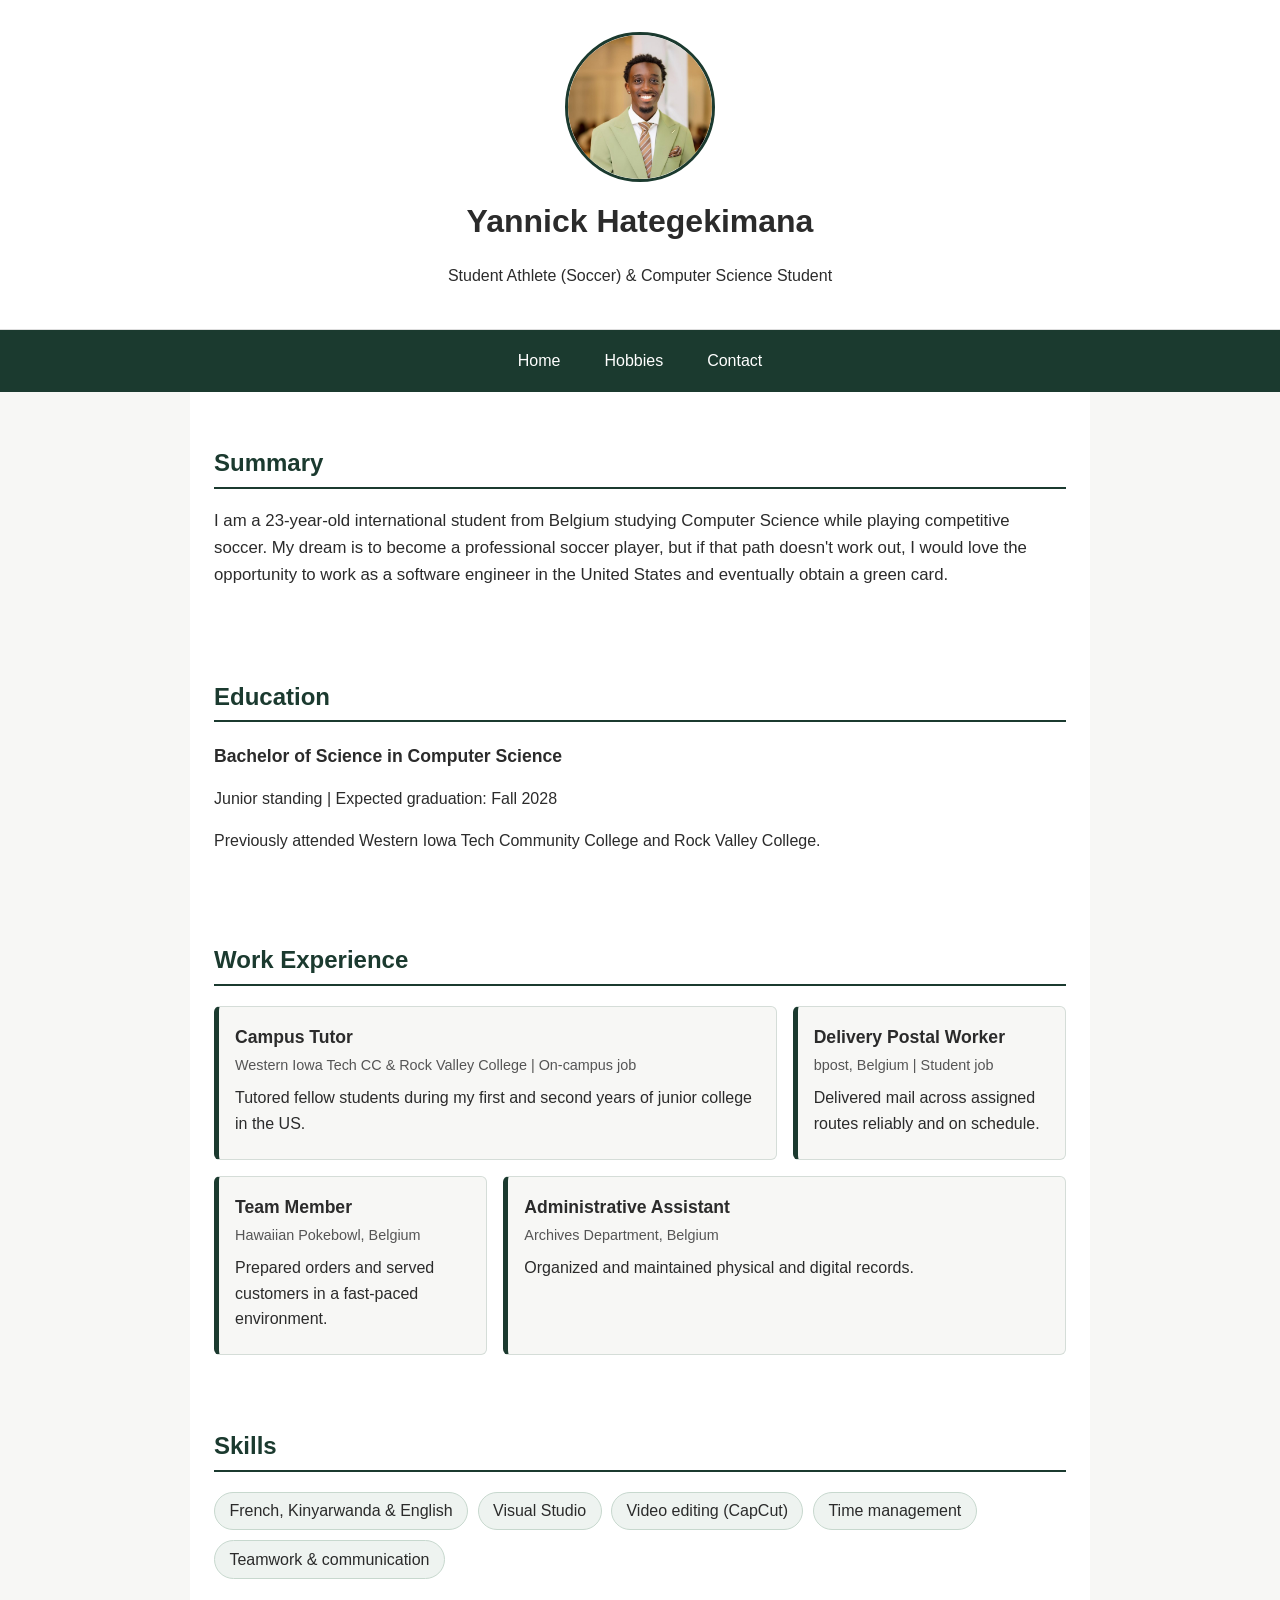
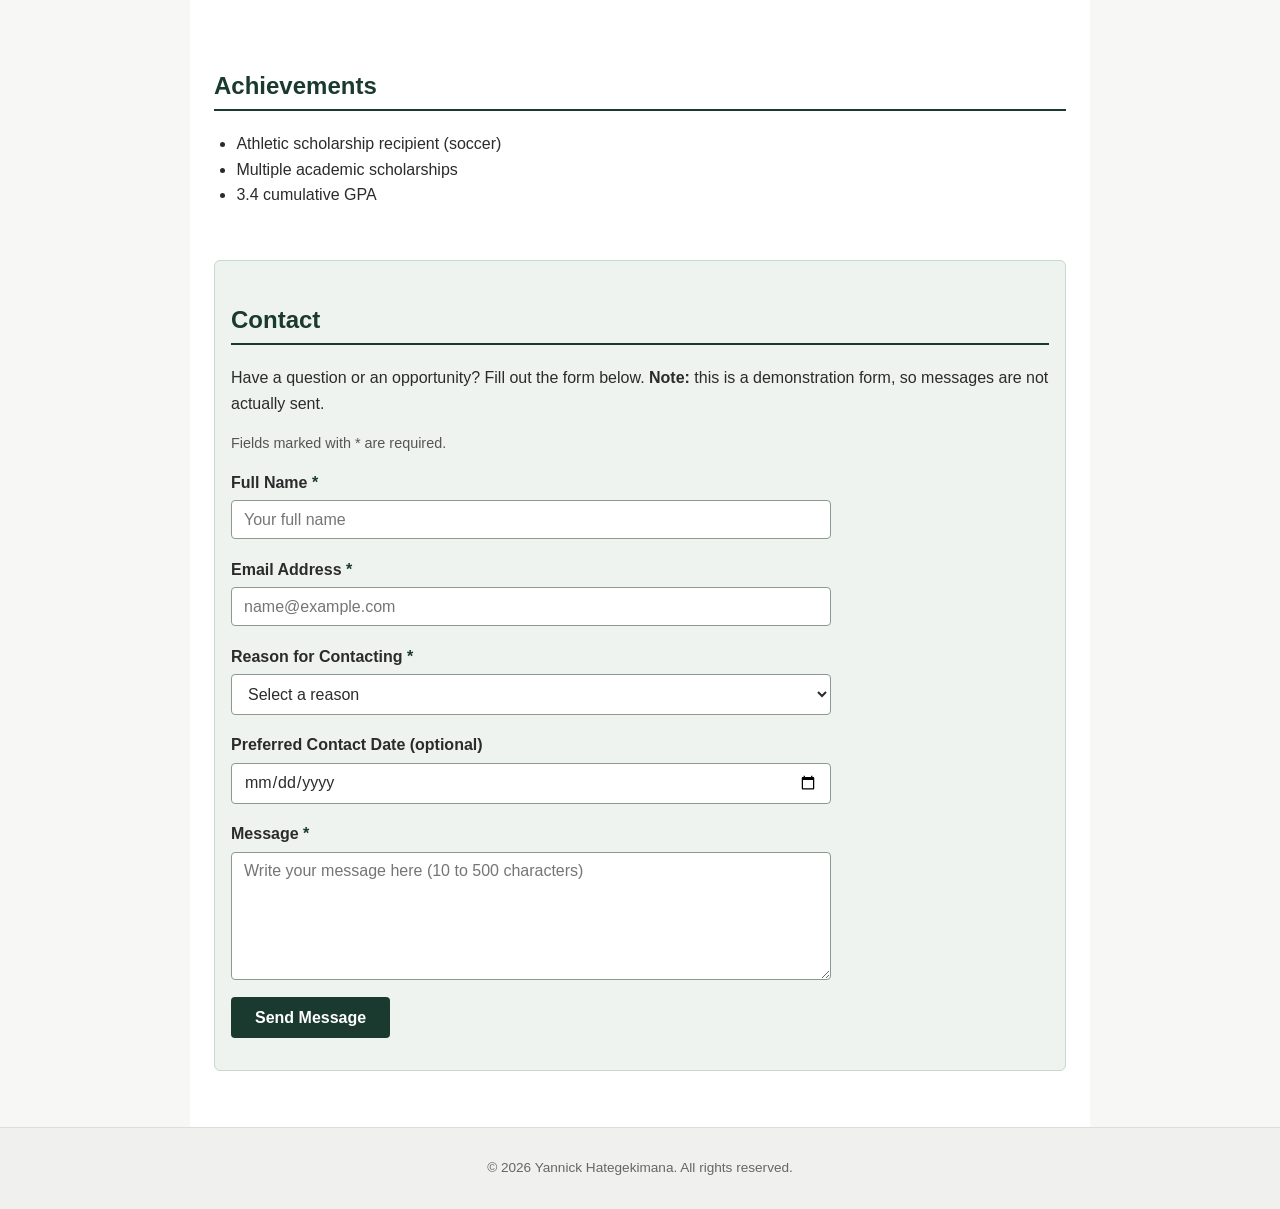
<file: index.html>
<!DOCTYPE html>
<html lang="en">
<head>
  <meta charset="UTF-8">
  <meta name="viewport" content="width=device-width, initial-scale=1.0">
  <title>My Resume</title>
  <link rel="stylesheet" href="style.css">
</head>
<body>

  <header class="site-header">
    <img src="images/profile.jpg" alt="Profile photo of Yannick Hategekimana" class="profile-photo">
    <h1>Yannick Hategekimana</h1>
    <p>Student Athlete (Soccer) &amp; Computer Science Student</p>
  </header>

  <nav class="site-nav">
    <a href="index.html">Home</a>
    <a href="hobbies.html">Hobbies</a>
    <a href="#contact">Contact</a>
  </nav>

  <main>

    <section class="intro">
      <h2>Summary</h2>
      <p>
        I am a 23-year-old international student from Belgium studying Computer Science
        while playing competitive soccer. My dream is to become a professional soccer
        player, but if that path doesn't work out, I would love the opportunity to work
        as a software engineer in the United States and eventually obtain a green card.
      </p>
    </section>

    <section class="education">
      <h2>Education</h2>
      <h3>Bachelor of Science in Computer Science</h3>
      <p>Junior standing | Expected graduation: Fall 2028</p>
      <p>Previously attended Western Iowa Tech Community College and Rock Valley College.</p>
    </section>

    <section class="experience">
      <h2>Work Experience</h2>
      <div class="card-grid">

        <article class="card card-wide">
          <h3>Campus Tutor</h3>
          <p class="meta">Western Iowa Tech CC &amp; Rock Valley College | On-campus job</p>
          <p>Tutored fellow students during my first and second years of junior college in the US.</p>
        </article>

        <article class="card">
          <h3>Delivery Postal Worker</h3>
          <p class="meta">bpost, Belgium | Student job</p>
          <p>Delivered mail across assigned routes reliably and on schedule.</p>
        </article>

        <article class="card">
          <h3>Team Member</h3>
          <p class="meta">Hawaiian Pokebowl, Belgium</p>
          <p>Prepared orders and served customers in a fast-paced environment.</p>
        </article>

        <article class="card card-wide">
          <h3>Administrative Assistant</h3>
          <p class="meta">Archives Department, Belgium</p>
          <p>Organized and maintained physical and digital records.</p>
        </article>

      </div>
    </section>

    <section class="skills">
      <h2>Skills</h2>
      <ul class="skill-list">
        <li>French, Kinyarwanda &amp; English</li>
        <li>Visual Studio</li>
        <li>Video editing (CapCut)</li>
        <li>Time management</li>
        <li>Teamwork &amp; communication</li>
      </ul>
    </section>

    <section class="awards">
      <h2>Achievements</h2>
      <ul>
        <li>Athletic scholarship recipient (soccer)</li>
        <li>Multiple academic scholarships</li>
        <li>3.4 cumulative GPA</li>
      </ul>
    </section>

    <section id="contact">
      <h2>Contact</h2>
      <p>
        Have a question or an opportunity? Fill out the form below.
        <strong>Note:</strong> this is a demonstration form, so messages are not actually sent.
      </p>
      <p class="form-note">Fields marked with * are required.</p>

      <form id="contact-form" class="contact-form" action="#contact" method="get">

        <div class="form-group">
          <label for="fullname">Full Name <span class="required" aria-hidden="true">*</span></label>
          <input type="text" id="fullname" name="fullname" required minlength="2" maxlength="60"
                 autocomplete="name" placeholder="Your full name">
        </div>

        <div class="form-group">
          <label for="email">Email Address <span class="required" aria-hidden="true">*</span></label>
          <input type="email" id="email" name="email" required
                 autocomplete="email" placeholder="name@example.com">
        </div>

        <div class="form-group">
          <label for="reason">Reason for Contacting <span class="required" aria-hidden="true">*</span></label>
          <select id="reason" name="reason" required>
            <option value="">Select a reason</option>
            <option value="soccer">Soccer opportunity</option>
            <option value="job">Internship or job opportunity</option>
            <option value="collaboration">Project collaboration</option>
            <option value="question">General question</option>
          </select>
        </div>

        <div class="form-group">
          <label for="contactdate">Preferred Contact Date (optional)</label>
          <input type="date" id="contactdate" name="contactdate">
        </div>

        <div class="form-group">
          <label for="message">Message <span class="required" aria-hidden="true">*</span></label>
          <textarea id="message" name="message" rows="5" required minlength="10" maxlength="500"
                    placeholder="Write your message here (10 to 500 characters)"></textarea>
        </div>

        <button type="submit" class="btn">Send Message</button>
        <p id="form-status" role="status" aria-live="polite"></p>

      </form>
    </section>

  </main>

  <footer class="site-footer">
    <p>&copy; 2026 Yannick Hategekimana. All rights reserved.</p>
  </footer>

  <script>
    // Demonstration form: runs only after the browser's built-in validation passes.
    // It stops the page from navigating away and shows a message instead.
    var form = document.getElementById("contact-form");
    var statusMessage = document.getElementById("form-status");

    form.addEventListener("submit", function (event) {
      event.preventDefault();
      statusMessage.textContent = "Thank you, " + form.fullname.value +
        "! This is a demonstration form, so your message was not sent.";
      form.reset();
    });
  </script>

</body>
</html>
</file>
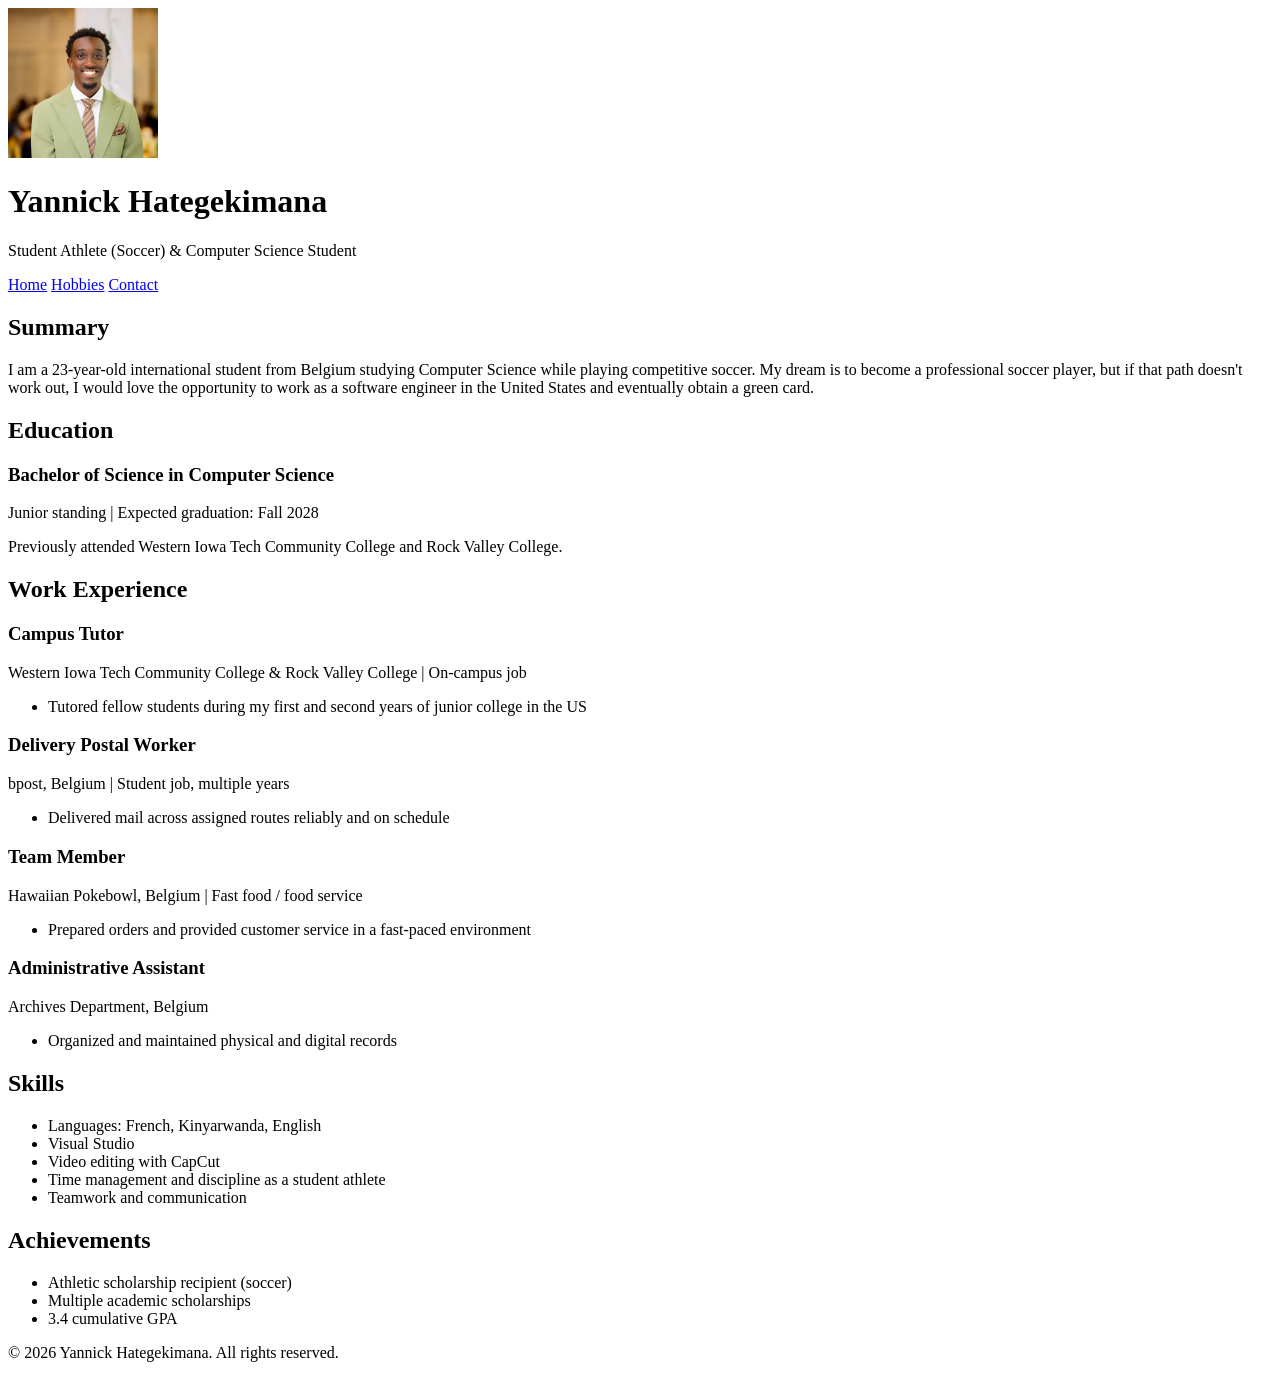
<file: hategekimana-resume/index.html>
<!DOCTYPE html>
<html lang="en">
<head>
  <meta charset="UTF-8">
  <title>My Resume</title>
</head>
<body>

  <header>
    <img src="images/profile.jpg" alt="Profile photo of Yannick Hategekimana" width="150">
    <h1>Yannick Hategekimana</h1>
    <p>Student Athlete (Soccer) &amp; Computer Science Student</p>
  </header>

  <nav>
    <a href="index.html">Home</a>
    <a href="hobbies.html">Hobbies</a>
    <a href="contact.html">Contact</a>
  </nav>

  <main>

    <section>
      <h2>Summary</h2>
      <p>
        I am a 23-year-old international student from Belgium studying Computer Science
        while playing competitive soccer. My dream is to become a professional soccer
        player, but if that path doesn't work out, I would love the opportunity to work
        as a software engineer in the United States and eventually obtain a green card.
      </p>
    </section>

    <section>
      <h2>Education</h2>
      <h3>Bachelor of Science in Computer Science</h3>
      <p>Junior standing | Expected graduation: Fall 2028</p>
      <p>Previously attended Western Iowa Tech Community College and Rock Valley College.</p>
    </section>

    <section>
      <h2>Work Experience</h2>

      <h3>Campus Tutor</h3>
      <p>Western Iowa Tech Community College &amp; Rock Valley College | On-campus job</p>
      <ul>
        <li>Tutored fellow students during my first and second years of junior college in the US</li>
      </ul>

      <h3>Delivery Postal Worker</h3>
      <p>bpost, Belgium | Student job, multiple years</p>
      <ul>
        <li>Delivered mail across assigned routes reliably and on schedule</li>
      </ul>

      <h3>Team Member</h3>
      <p>Hawaiian Pokebowl, Belgium | Fast food / food service</p>
      <ul>
        <li>Prepared orders and provided customer service in a fast-paced environment</li>
      </ul>

      <h3>Administrative Assistant</h3>
      <p>Archives Department, Belgium</p>
      <ul>
        <li>Organized and maintained physical and digital records</li>
      </ul>
    </section>

    <section>
      <h2>Skills</h2>
      <ul>
        <li>Languages: French, Kinyarwanda, English</li>
        <li>Visual Studio</li>
        <li>Video editing with CapCut</li>
        <li>Time management and discipline as a student athlete</li>
        <li>Teamwork and communication</li>
      </ul>
    </section>

    <section>
      <h2>Achievements</h2>
      <ul>
        <li>Athletic scholarship recipient (soccer)</li>
        <li>Multiple academic scholarships</li>
        <li>3.4 cumulative GPA</li>
      </ul>
    </section>

  </main>

  <footer>
    <p>&copy; 2026 Yannick Hategekimana. All rights reserved.</p>
  </footer>

</body>
</html>
</file>
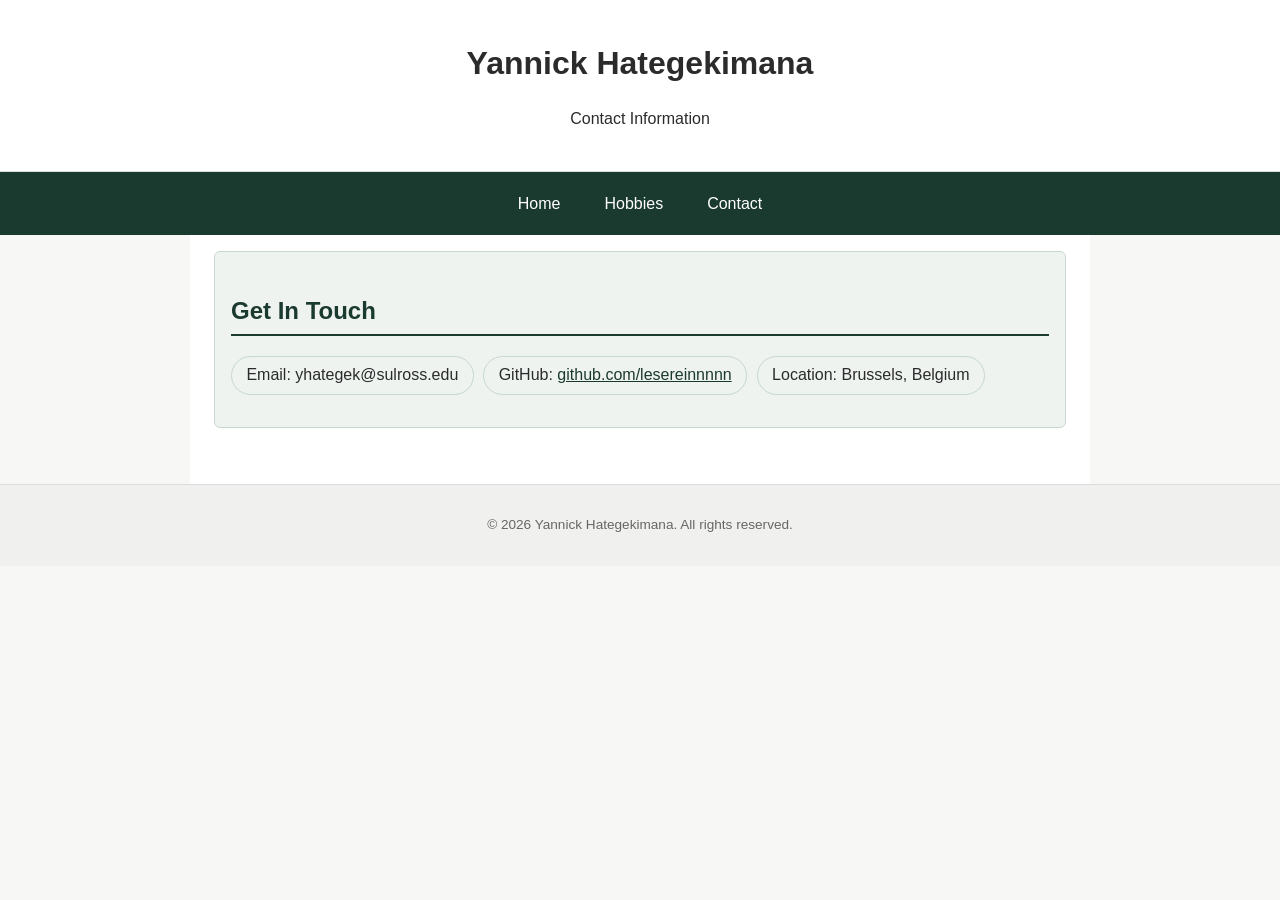
<file: contact.html>
<!DOCTYPE html>
<html lang="en">
<head>
  <meta charset="UTF-8">
  <meta name="viewport" content="width=device-width, initial-scale=1.0">
  <title>Contact Me</title>
  <link rel="stylesheet" href="style.css">
</head>
<body>

  <header class="site-header">
    <h1>Yannick Hategekimana</h1>
    <p>Contact Information</p>
  </header>

  <nav class="site-nav">
    <a href="index.html">Home</a>
    <a href="hobbies.html">Hobbies</a>
    <a href="index.html#contact">Contact</a>
  </nav>

  <main>
    <section id="contact">
      <h2>Get In Touch</h2>
      <ul class="contact-links">
        <li>Email: yhategek@sulross.edu</li>
        <li>GitHub: <a href="https://github.com/lesereinnnnn">github.com/lesereinnnnn</a></li>
        <li>Location: Brussels, Belgium</li>
      </ul>
    </section>
  </main>

  <footer class="site-footer">
    <p>&copy; 2026 Yannick Hategekimana. All rights reserved.</p>
  </footer>

</body>
</html>
</file>
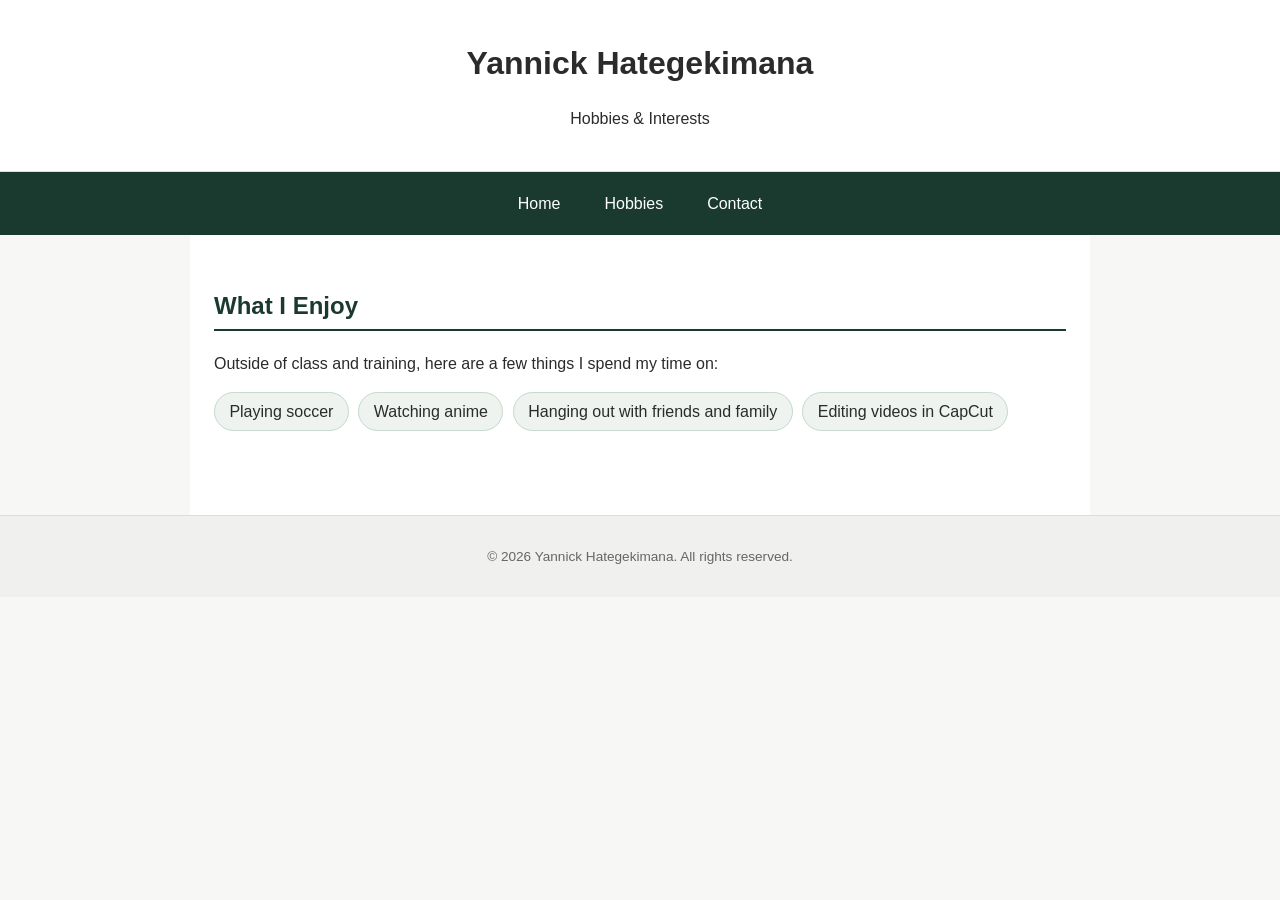
<file: hobbies.html>
<!DOCTYPE html>
<html lang="en">
<head>
  <meta charset="UTF-8">
  <meta name="viewport" content="width=device-width, initial-scale=1.0">
  <title>My Hobbies</title>
  <link rel="stylesheet" href="style.css">
</head>
<body>

  <header class="site-header">
    <h1>Yannick Hategekimana</h1>
    <p>Hobbies &amp; Interests</p>
  </header>

  <nav class="site-nav">
    <a href="index.html">Home</a>
    <a href="hobbies.html">Hobbies</a>
    <a href="index.html#contact">Contact</a>
  </nav>

  <main>
    <section class="hobbies">
      <h2>What I Enjoy</h2>
      <p>Outside of class and training, here are a few things I spend my time on:</p>
      <ul class="skill-list">
        <li>Playing soccer</li>
        <li>Watching anime</li>
        <li>Hanging out with friends and family</li>
        <li>Editing videos in CapCut</li>
      </ul>
    </section>
  </main>

  <footer class="site-footer">
    <p>&copy; 2026 Yannick Hategekimana. All rights reserved.</p>
  </footer>

</body>
</html>
</file>
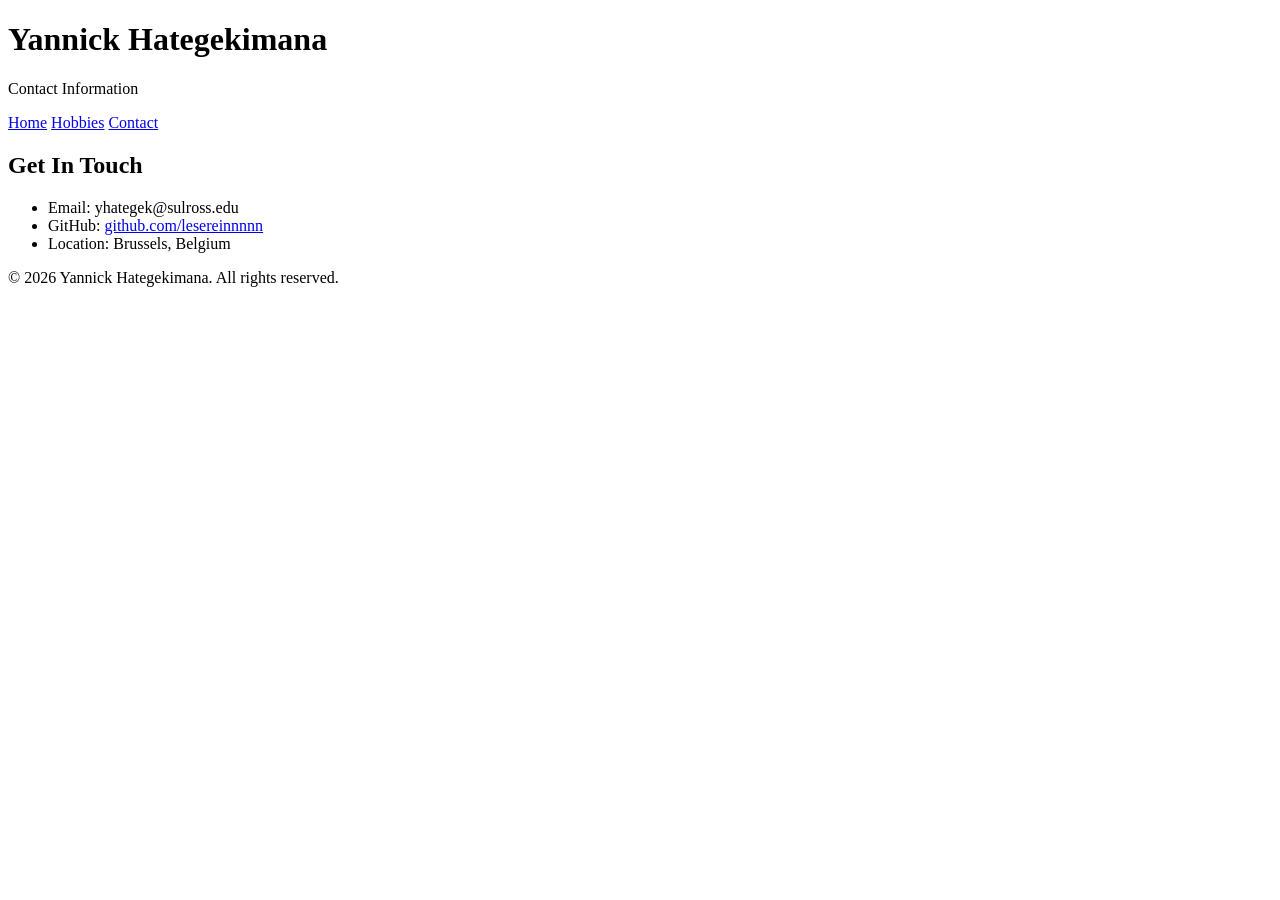
<file: hategekimana-resume/contact.html>
<!DOCTYPE html>
<html lang="en">
<head>
  <meta charset="UTF-8">
  <title>Contact Me</title>
</head>
<body>

  <header>
    <h1>Yannick Hategekimana</h1>
    <p>Contact Information</p>
  </header>

  <nav>
    <a href="index.html">Home</a>
    <a href="hobbies.html">Hobbies</a>
    <a href="contact.html">Contact</a>
  </nav>

  <main>
    <section>
      <h2>Get In Touch</h2>
      <ul>
        <li>Email: yhategek@sulross.edu</li>
        <li>GitHub: <a href="https://github.com/lesereinnnnn">github.com/lesereinnnnn</a></li>
        <li>Location: Brussels, Belgium</li>
      </ul>
    </section>
  </main>

  <footer>
    <p>&copy; 2026 Yannick Hategekimana. All rights reserved.</p>
  </footer>

</body>
</html>
</file>
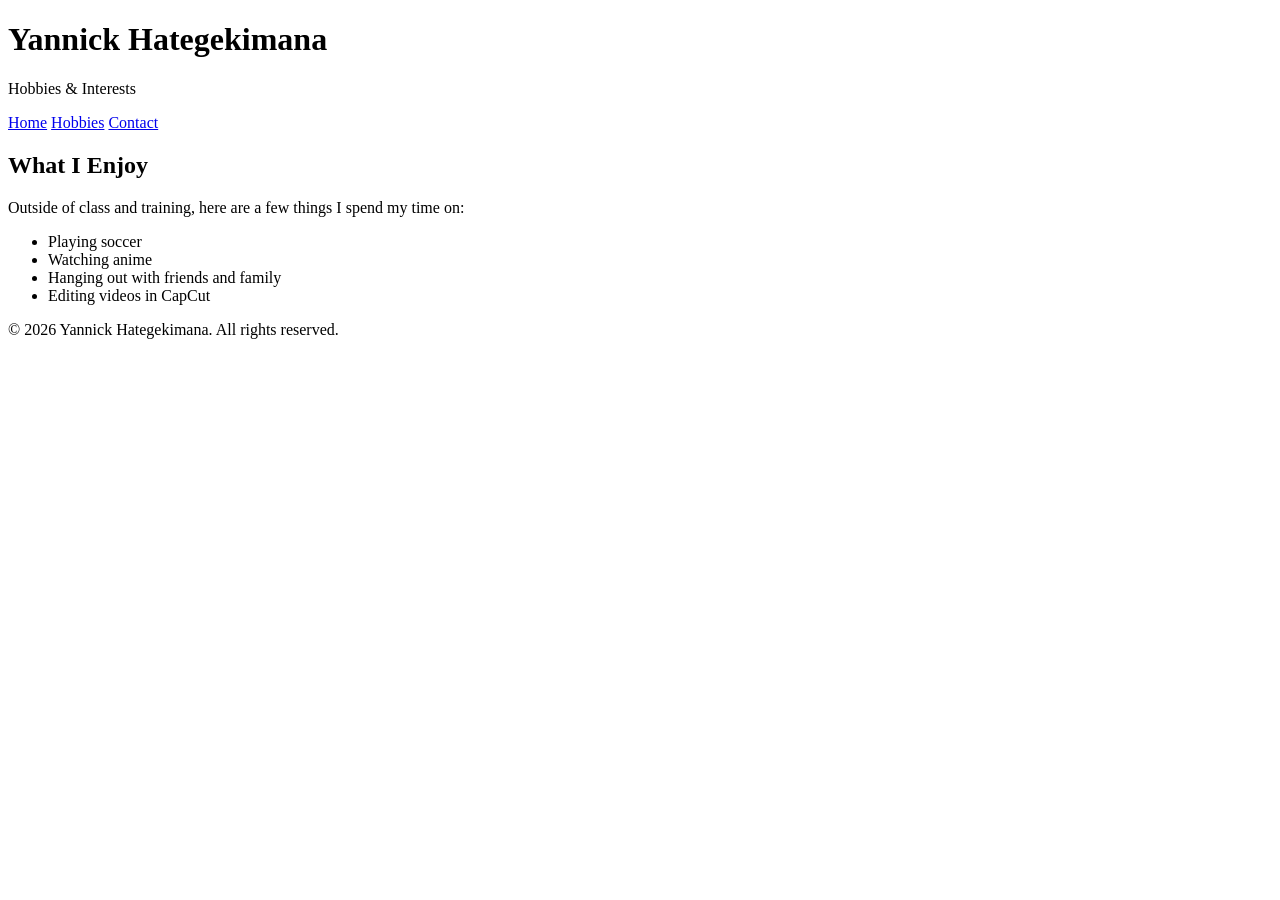
<file: hategekimana-resume/hobbies.html>
<!DOCTYPE html>
<html lang="en">
<head>
  <meta charset="UTF-8">
  <title>My Hobbies</title>
</head>
<body>

  <header>
    <h1>Yannick Hategekimana</h1>
    <p>Hobbies &amp; Interests</p>
  </header>

  <nav>
    <a href="index.html">Home</a>
    <a href="hobbies.html">Hobbies</a>
    <a href="contact.html">Contact</a>
  </nav>

  <main>
    <section>
      <h2>What I Enjoy</h2>
      <p>
        Outside of class and training, here are a few things I spend my time on:
      </p>
      <ul>
        <li>Playing soccer</li>
        <li>Watching anime</li>
        <li>Hanging out with friends and family</li>
        <li>Editing videos in CapCut</li>
      </ul>
    </section>
  </main>

  <footer>
    <p>&copy; 2026 Yannick Hategekimana. All rights reserved.</p>
  </footer>

</body>
</html>
</file>
<file: style.css>
/* =========================================
   BASE STYLES
   ========================================= */
* { box-sizing: border-box; }

body {
  margin: 0;
  font-family: "Segoe UI", Arial, sans-serif;
  color: #2b2b2b;
  background-color: #f7f7f5;
  line-height: 1.6;
}

h1 { font-size: 2rem; margin: 0.4rem 0; }
h2 {
  font-size: 1.5rem;
  color: #1b3a2f;
  border-bottom: 2px solid #1b3a2f;
  padding-bottom: 0.25rem;
  margin-top: 1.5rem;
}
h3 { font-size: 1.1rem; margin: 0 0 0.2rem 0; }
ul { padding-left: 1.4rem; }
a { color: #1b3a2f; }


/* =========================================
   HEADER
   ========================================= */
.site-header {
  text-align: center;
  padding: 2rem 1rem 1.5rem 1rem;
  background-color: #ffffff;
  border-bottom: 1px solid #dddddd;
}

.profile-photo {
  width: 150px;
  height: 150px;
  object-fit: cover;
  border-radius: 50%;
  border: 3px solid #1b3a2f;
}


/* =========================================
   FLEXBOX AREA 1: NAVIGATION
   ========================================= */
.site-nav {
  display: flex;                  /* turns the nav into a flex row */
  justify-content: center;        /* centers links horizontally */
  align-items: center;            /* aligns links vertically */
  flex-wrap: wrap;                /* links wrap instead of overflowing */
  gap: 0.75rem;                   /* even spacing between links */
  background-color: #1b3a2f;
  padding: 0.75rem 1rem;
}

.site-nav a {
  color: #ffffff;
  text-decoration: none;
  padding: 0.4rem 1rem;
  border-radius: 4px;
}
.site-nav a:hover { background-color: #2f5a48; }
.site-nav a:focus { outline: 3px solid #ffd27f; outline-offset: 2px; }


/* =========================================
   MAIN CONTENT
   ========================================= */
main {
  max-width: 900px;
  margin: 0 auto;
  padding: 1rem 1.5rem 2rem 1.5rem;
  background-color: #ffffff;
}

section { margin-bottom: 1.5rem; padding: 0.75rem 0; }
.intro { font-size: 1.05rem; }


/* =========================================
   FLEXBOX AREA 2: SKILLS / HOBBIES / CONTACT ROW
   ========================================= */
.skill-list,
.contact-links {
  display: flex;
  flex-wrap: wrap;                /* chips wrap onto new lines */
  justify-content: flex-start;    /* start-aligned row */
  align-items: center;
  gap: 0.6rem;                    /* spacing between chips */
  list-style: none;
  padding-left: 0;
}

.skill-list li,
.contact-links li {
  background-color: #eef3f0;
  border: 1px solid #c7d8ce;
  border-radius: 20px;
  padding: 0.35rem 0.9rem;
}


/* =========================================
   CSS GRID: WORK EXPERIENCE CARD GALLERY
   ========================================= */
.card-grid {
  display: grid;
  grid-template-columns: repeat(3, 1fr);  /* 3 equal columns */
  grid-auto-rows: minmax(130px, auto);    /* rows at least 130px, grow if needed */
  gap: 1rem;                              /* spacing between cards */
}

.card {
  background-color: #f7f7f5;
  border: 1px solid #d5ddd8;
  border-left: 5px solid #1b3a2f;
  border-radius: 6px;
  padding: 1rem;
}

.card-wide { grid-column: span 2; }       /* wide cards span 2 columns */

.card .meta { font-size: 0.9rem; color: #555555; margin: 0 0 0.5rem 0; }
.card p { margin: 0 0 0.4rem 0; }


/* =========================================
   CONTACT BOX
   ========================================= */
#contact {
  background-color: #eef3f0;
  padding: 1rem;
  border-radius: 6px;
  border: 1px solid #c7d8ce;
}


/* =========================================
   FOOTER
   ========================================= */
.site-footer {
  text-align: center;
  padding: 1rem;
  font-size: 0.85rem;
  color: #666666;
  background-color: #f0f0ee;
  border-top: 1px solid #dddddd;
}


/* =========================================
   CONTACT FORM
   ========================================= */
.form-note { font-size: 0.9rem; color: #555555; }

.contact-form { max-width: 600px; }

.form-group { margin-bottom: 1.1rem; }

.contact-form label {
  display: block;
  font-weight: 600;
  margin-bottom: 0.3rem;
}

.contact-form .required { color: #1b3a2f; }

.contact-form input,
.contact-form select,
.contact-form textarea {
  display: block;
  width: 100%;
  padding: 0.6rem 0.75rem;
  font-family: inherit;
  font-size: 1rem;              /* 16px keeps text readable on phones */
  color: #2b2b2b;
  background-color: #ffffff;
  border: 1px solid #8a9a92;
  border-radius: 4px;
}

.contact-form textarea {
  resize: vertical;
  min-height: 8rem;
}

/* Visible keyboard focus */
.contact-form input:focus,
.contact-form select:focus,
.contact-form textarea:focus {
  outline: 3px solid #2f5a48;
  outline-offset: 2px;
  border-color: #1b3a2f;
}

/* Highlight a field after the user has entered an invalid value */
.contact-form input:user-invalid,
.contact-form select:user-invalid,
.contact-form textarea:user-invalid {
  border-color: #a12626;
}

.btn {
  font-family: inherit;
  font-size: 1rem;
  font-weight: 600;
  color: #ffffff;
  background-color: #1b3a2f;
  border: none;
  border-radius: 4px;
  padding: 0.7rem 1.5rem;
  cursor: pointer;
}

.btn:hover { background-color: #2f5a48; }

.btn:focus-visible {
  outline: 3px solid #1b3a2f;
  outline-offset: 3px;
}

#form-status {
  margin-top: 1rem;
  font-weight: 600;
  color: #1b3a2f;
}


/* =========================================
   RESPONSIVE: TABLET (800px and below)
   ========================================= */
@media (max-width: 800px) {
  main { padding: 1rem; }

  .card-grid { grid-template-columns: repeat(2, 1fr); }  /* 3 -> 2 columns */
  .card-wide { grid-column: span 1; }                    /* no spanning */
}


/* =========================================
   RESPONSIVE: MOBILE (500px and below)
   ========================================= */
@media (max-width: 500px) {
  h1 { font-size: 1.5rem; }
  h2 { font-size: 1.25rem; }
  .site-header { padding: 1.25rem 0.75rem 1rem 0.75rem; }
  .profile-photo { width: 110px; height: 110px; }

  .site-nav {
    flex-direction: column;       /* stack nav links vertically */
    align-items: stretch;
    text-align: center;
  }
  .site-nav a { padding: 0.6rem; }  /* bigger tap targets */

  .card-grid { grid-template-columns: 1fr; }             /* 1 column */
}


/* Form button fills the width on small phones */
@media (max-width: 500px) {
  .btn { width: 100%; }
}
</file>
